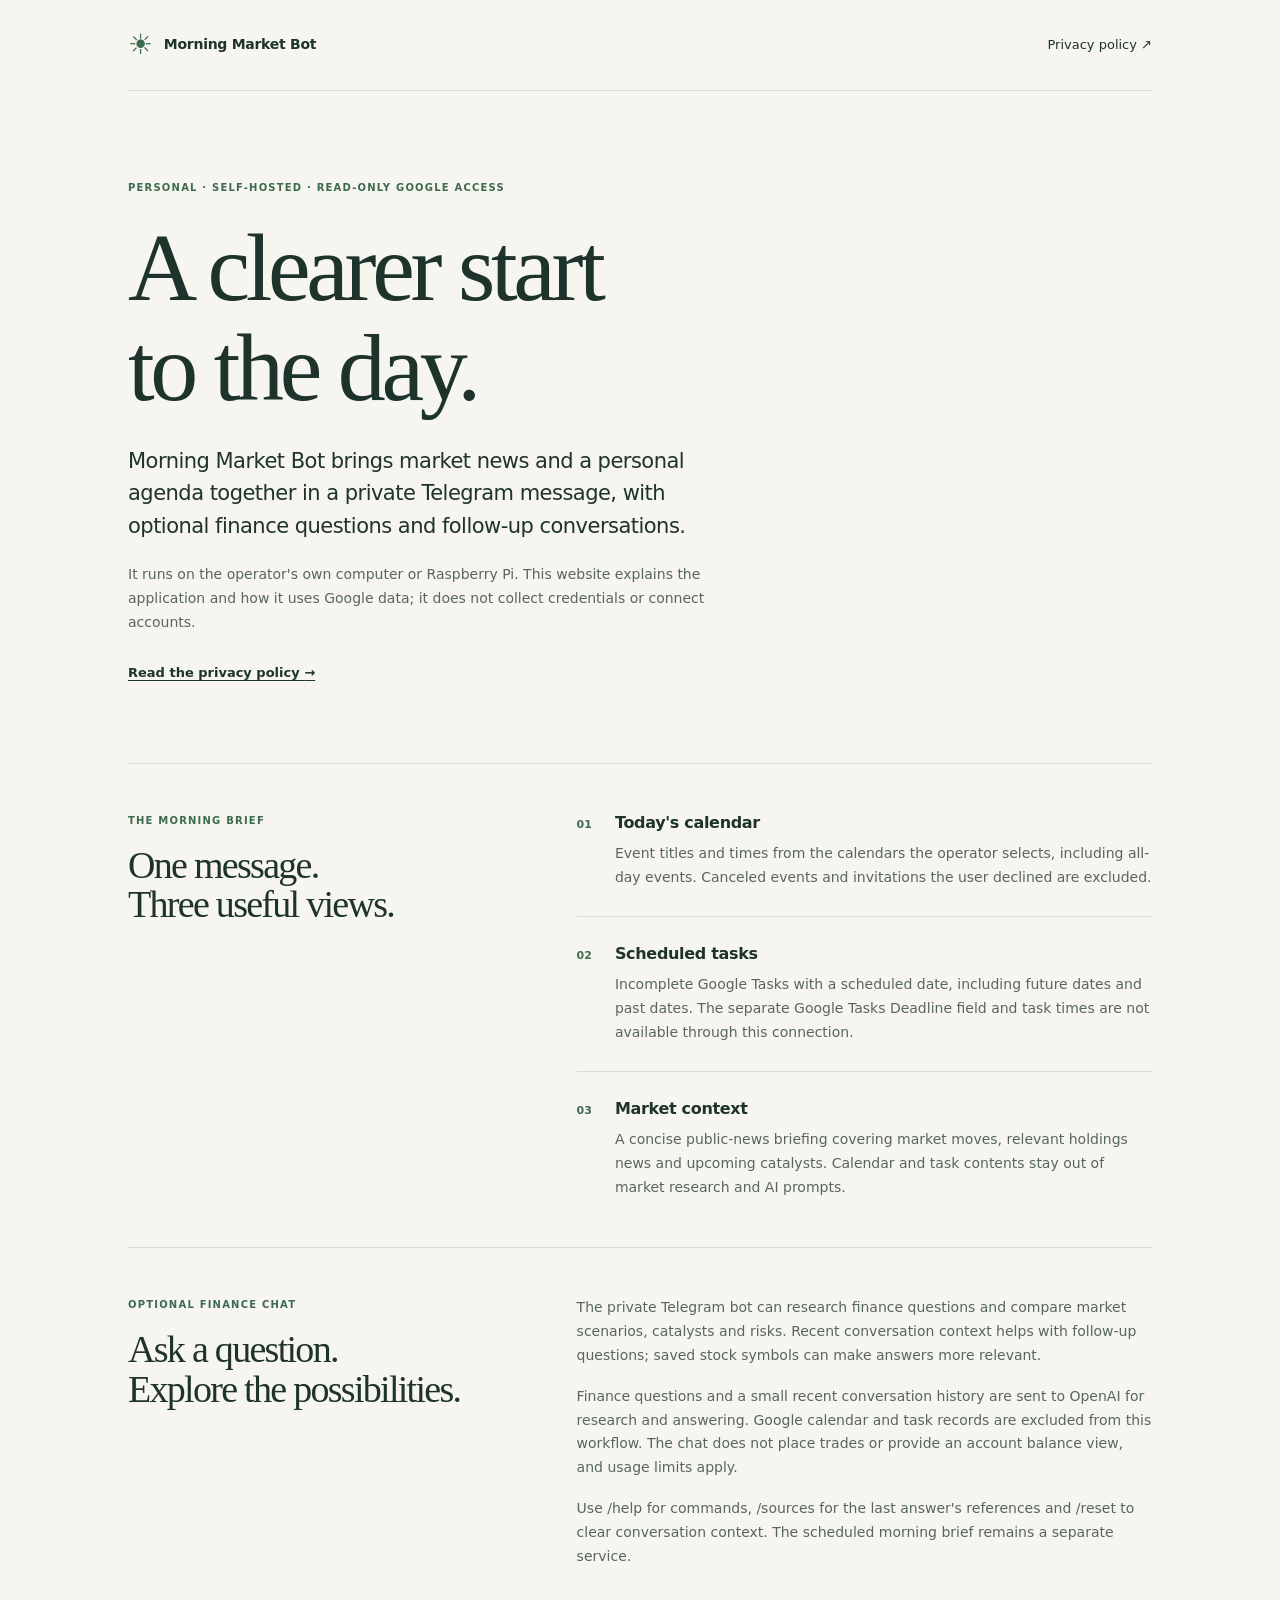
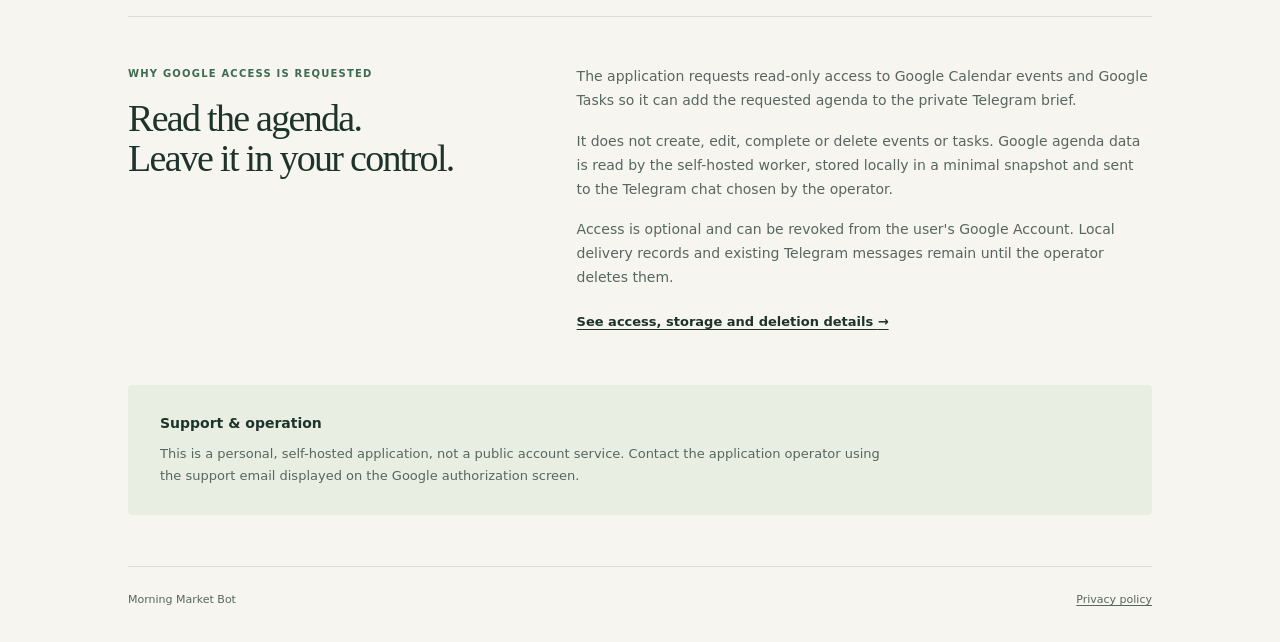
<file: index.html>
<!doctype html>
<html lang="en">
<head>
  <meta charset="utf-8">
  <meta name="viewport" content="width=device-width, initial-scale=1">
  <meta name="description" content="Morning Market Bot is a personal, self-hosted Telegram briefing with market news, today's Google Calendar events and scheduled Google Tasks.">
  <title>Morning Market Bot</title>
  <link rel="stylesheet" href="styles.css">
</head>
<body>
  <a class="skip-link" href="#main">Skip to content</a>
  <div class="site-shell">
    <header class="site-header">
      <a class="brand" href="./"><span class="brand-mark" aria-hidden="true">☀</span> Morning Market Bot</a>
      <nav aria-label="Main navigation"><a href="privacy/">Privacy policy <span aria-hidden="true">↗</span></a></nav>
    </header>
    <main id="main">
      <section class="hero">
        <p class="eyebrow">Personal · Self-hosted · Read-only Google access</p>
        <h1>A clearer start<br>to the day.</h1>
        <p class="hero-intro">Morning Market Bot brings market news and a personal agenda together in a private Telegram message, with optional finance questions and follow-up conversations.</p>
        <p class="hero-detail">It runs on the operator's own computer or Raspberry Pi. This website explains the application and how it uses Google data; it does not collect credentials or connect accounts.</p>
        <a class="text-link" href="privacy/">Read the privacy policy <span aria-hidden="true">→</span></a>
      </section>
      <section class="overview section-block" aria-labelledby="brief-heading">
        <div><p class="eyebrow">The morning brief</p><h2 id="brief-heading">One message.<br>Three useful views.</h2></div>
        <ol class="feature-list">
          <li><span class="feature-number" aria-hidden="true">01</span><div><h3>Today's calendar</h3><p>Event titles and times from the calendars the operator selects, including all-day events. Canceled events and invitations the user declined are excluded.</p></div></li>
          <li><span class="feature-number" aria-hidden="true">02</span><div><h3>Scheduled tasks</h3><p>Incomplete Google Tasks with a scheduled date, including future dates and past dates. The separate Google Tasks Deadline field and task times are not available through this connection.</p></div></li>
          <li><span class="feature-number" aria-hidden="true">03</span><div><h3>Market context</h3><p>A concise public-news briefing covering market moves, relevant holdings news and upcoming catalysts. Calendar and task contents stay out of market research and AI prompts.</p></div></li>
        </ol>
      </section>
      <section class="permission-note section-block" aria-labelledby="chat-heading">
        <div><p class="eyebrow">Optional finance chat</p><h2 id="chat-heading">Ask a question.<br>Explore the possibilities.</h2></div>
        <div class="note-body"><p>The private Telegram bot can research finance questions and compare market scenarios, catalysts and risks. Recent conversation context helps with follow-up questions; saved stock symbols can make answers more relevant.</p><p>Finance questions and a small recent conversation history are sent to OpenAI for research and answering. Google calendar and task records are excluded from this workflow. The chat does not place trades or provide an account balance view, and usage limits apply.</p><p>Use /help for commands, /sources for the last answer's references and /reset to clear conversation context. The scheduled morning brief remains a separate service.</p></div>
      </section>
      <section class="permission-note section-block" aria-labelledby="permission-heading">
        <div><p class="eyebrow">Why Google access is requested</p><h2 id="permission-heading">Read the agenda.<br>Leave it in your control.</h2></div>
        <div class="note-body"><p>The application requests read-only access to Google Calendar events and Google Tasks so it can add the requested agenda to the private Telegram brief.</p><p>It does not create, edit, complete or delete events or tasks. Google agenda data is read by the self-hosted worker, stored locally in a minimal snapshot and sent to the Telegram chat chosen by the operator.</p><p>Access is optional and can be revoked from the user's Google Account. Local delivery records and existing Telegram messages remain until the operator deletes them.</p><a class="text-link" href="privacy/">See access, storage and deletion details <span aria-hidden="true">→</span></a></div>
      </section>
      <aside class="support-note" aria-labelledby="support-heading"><h2 id="support-heading">Support &amp; operation</h2><p>This is a personal, self-hosted application, not a public account service. Contact the application operator using the support email displayed on the Google authorization screen.</p></aside>
    </main>
    <footer class="site-footer"><span>Morning Market Bot</span><a href="privacy/">Privacy policy</a></footer>
  </div>
</body>
</html>
</file>
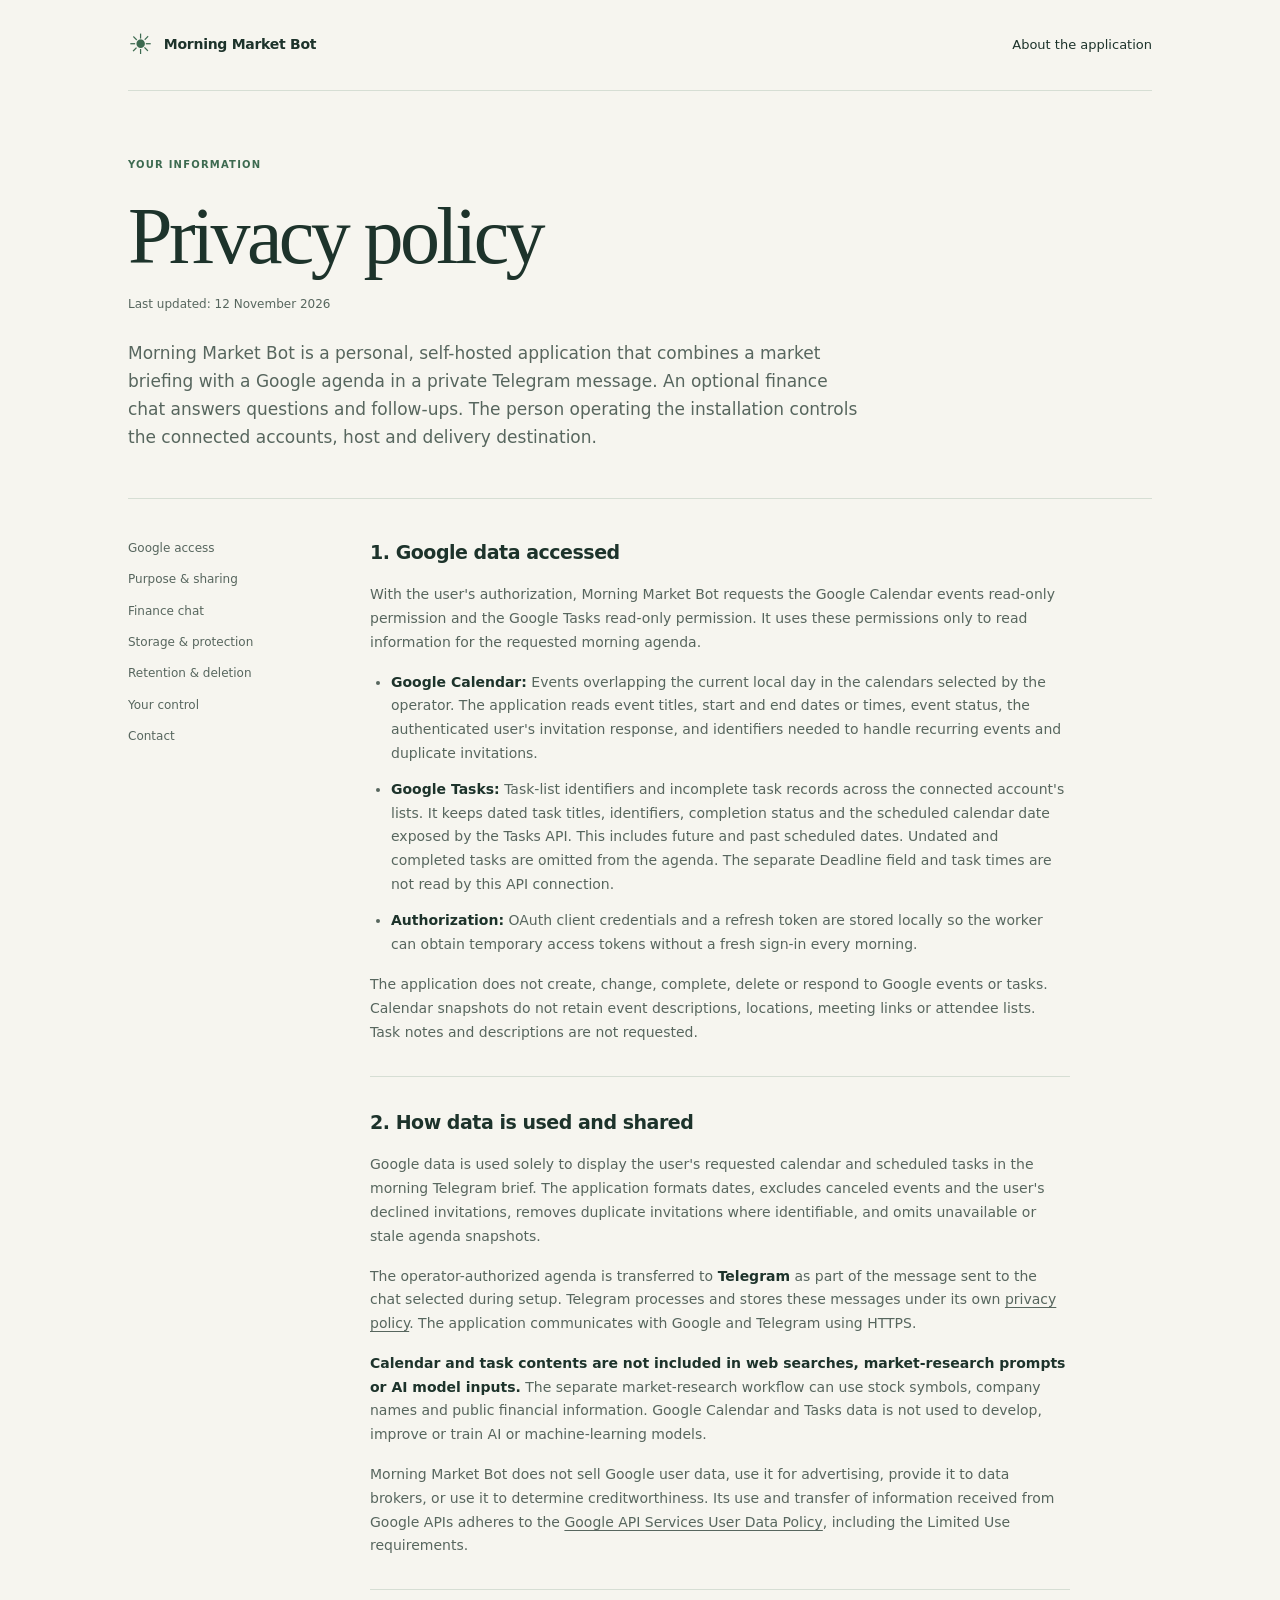
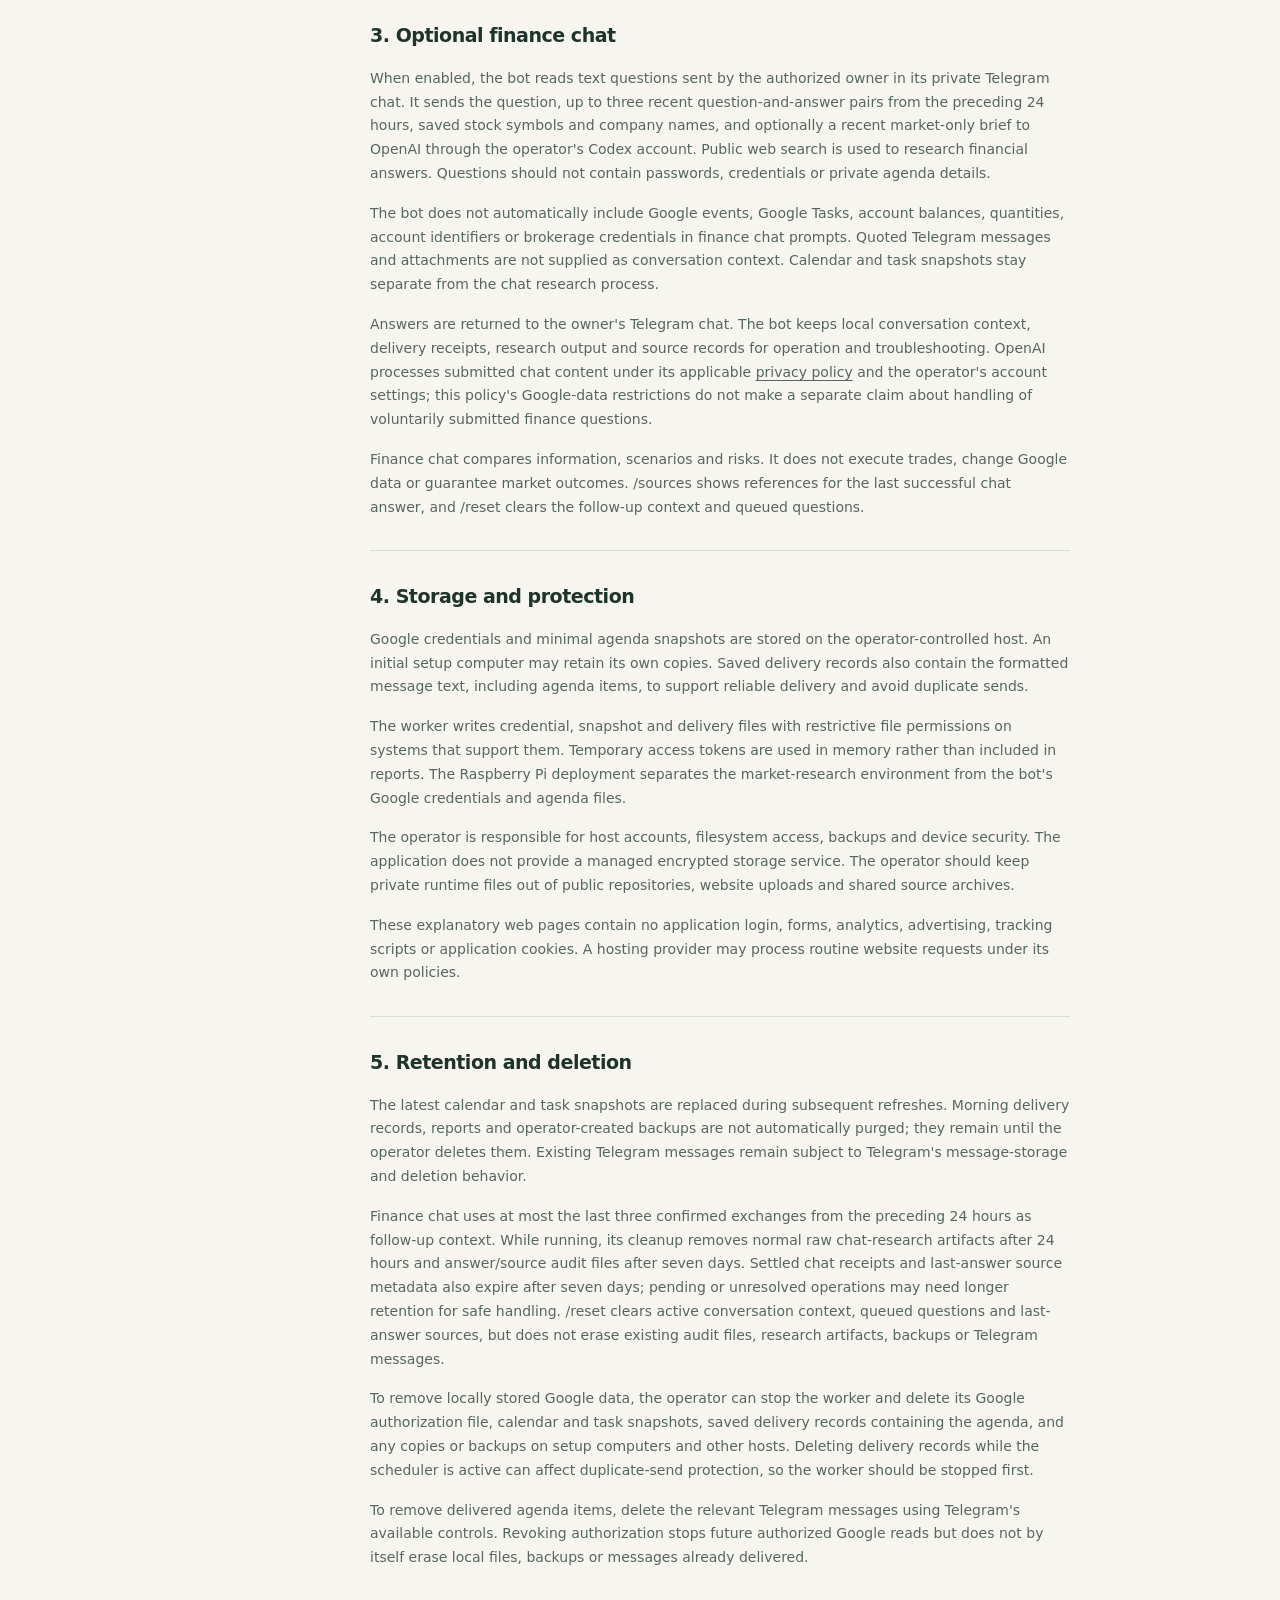
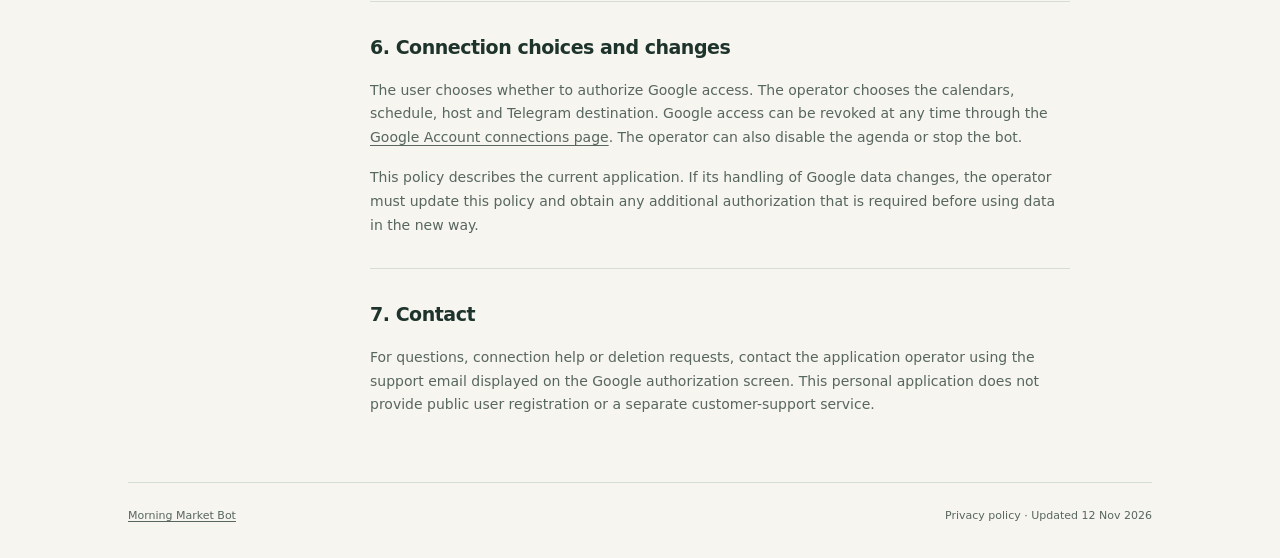
<file: privacy/index.html>
<!doctype html>
<html lang="en">
<head>
  <meta charset="utf-8">
  <meta name="viewport" content="width=device-width, initial-scale=1">
  <meta name="description" content="How Morning Market Bot accesses, uses, stores and shares Google Calendar and Google Tasks data for a personal Telegram morning brief.">
  <title>Privacy policy · Morning Market Bot</title>
  <link rel="stylesheet" href="../styles.css">
</head>
<body>
  <a class="skip-link" href="#main">Skip to content</a>
  <div class="site-shell">
    <header class="site-header">
      <a class="brand" href="../"><span class="brand-mark" aria-hidden="true">☀</span> Morning Market Bot</a>
      <nav aria-label="Main navigation"><a href="../">About the application</a></nav>
    </header>
    <main id="main" class="policy-main">
      <header class="policy-header"><p class="eyebrow">Your information</p><h1>Privacy policy</h1><p class="updated">Last updated: 12 November 2026</p><p class="policy-intro">Morning Market Bot is a personal, self-hosted application that combines a market briefing with a Google agenda in a private Telegram message. An optional finance chat answers questions and follow-ups. The person operating the installation controls the connected accounts, host and delivery destination.</p></header>
      <div class="policy-layout">
        <nav class="policy-nav" aria-label="Privacy policy sections"><a href="#access">Google access</a><a href="#use">Purpose &amp; sharing</a><a href="#finance-chat">Finance chat</a><a href="#storage">Storage &amp; protection</a><a href="#retention">Retention &amp; deletion</a><a href="#control">Your control</a><a href="#contact">Contact</a></nav>
        <div class="policy-content">
          <section id="access"><h2>1. Google data accessed</h2><p>With the user's authorization, Morning Market Bot requests the Google Calendar events read-only permission and the Google Tasks read-only permission. It uses these permissions only to read information for the requested morning agenda.</p><ul><li><strong>Google Calendar:</strong> Events overlapping the current local day in the calendars selected by the operator. The application reads event titles, start and end dates or times, event status, the authenticated user's invitation response, and identifiers needed to handle recurring events and duplicate invitations.</li><li><strong>Google Tasks:</strong> Task-list identifiers and incomplete task records across the connected account's lists. It keeps dated task titles, identifiers, completion status and the scheduled calendar date exposed by the Tasks API. This includes future and past scheduled dates. Undated and completed tasks are omitted from the agenda. The separate Deadline field and task times are not read by this API connection.</li><li><strong>Authorization:</strong> OAuth client credentials and a refresh token are stored locally so the worker can obtain temporary access tokens without a fresh sign-in every morning.</li></ul><p>The application does not create, change, complete, delete or respond to Google events or tasks. Calendar snapshots do not retain event descriptions, locations, meeting links or attendee lists. Task notes and descriptions are not requested.</p></section>
          <section id="use"><h2>2. How data is used and shared</h2><p>Google data is used solely to display the user's requested calendar and scheduled tasks in the morning Telegram brief. The application formats dates, excludes canceled events and the user's declined invitations, removes duplicate invitations where identifiable, and omits unavailable or stale agenda snapshots.</p><p>The operator-authorized agenda is transferred to <strong>Telegram</strong> as part of the message sent to the chat selected during setup. Telegram processes and stores these messages under its own <a href="https://telegram.org/privacy">privacy policy</a>. The application communicates with Google and Telegram using HTTPS.</p><p><strong>Calendar and task contents are not included in web searches, market-research prompts or AI model inputs.</strong> The separate market-research workflow can use stock symbols, company names and public financial information. Google Calendar and Tasks data is not used to develop, improve or train AI or machine-learning models.</p><p>Morning Market Bot does not sell Google user data, use it for advertising, provide it to data brokers, or use it to determine creditworthiness. Its use and transfer of information received from Google APIs adheres to the <a href="https://developers.google.com/terms/api-services-user-data-policy">Google API Services User Data Policy</a>, including the Limited Use requirements.</p></section>
          <section id="finance-chat"><h2>3. Optional finance chat</h2><p>When enabled, the bot reads text questions sent by the authorized owner in its private Telegram chat. It sends the question, up to three recent question-and-answer pairs from the preceding 24 hours, saved stock symbols and company names, and optionally a recent market-only brief to OpenAI through the operator's Codex account. Public web search is used to research financial answers. Questions should not contain passwords, credentials or private agenda details.</p><p>The bot does not automatically include Google events, Google Tasks, account balances, quantities, account identifiers or brokerage credentials in finance chat prompts. Quoted Telegram messages and attachments are not supplied as conversation context. Calendar and task snapshots stay separate from the chat research process.</p><p>Answers are returned to the owner's Telegram chat. The bot keeps local conversation context, delivery receipts, research output and source records for operation and troubleshooting. OpenAI processes submitted chat content under its applicable <a href="https://openai.com/policies/privacy-policy/">privacy policy</a> and the operator's account settings; this policy's Google-data restrictions do not make a separate claim about handling of voluntarily submitted finance questions.</p><p>Finance chat compares information, scenarios and risks. It does not execute trades, change Google data or guarantee market outcomes. /sources shows references for the last successful chat answer, and /reset clears the follow-up context and queued questions.</p></section>
          <section id="storage"><h2>4. Storage and protection</h2><p>Google credentials and minimal agenda snapshots are stored on the operator-controlled host. An initial setup computer may retain its own copies. Saved delivery records also contain the formatted message text, including agenda items, to support reliable delivery and avoid duplicate sends.</p><p>The worker writes credential, snapshot and delivery files with restrictive file permissions on systems that support them. Temporary access tokens are used in memory rather than included in reports. The Raspberry Pi deployment separates the market-research environment from the bot's Google credentials and agenda files.</p><p>The operator is responsible for host accounts, filesystem access, backups and device security. The application does not provide a managed encrypted storage service. The operator should keep private runtime files out of public repositories, website uploads and shared source archives.</p><p>These explanatory web pages contain no application login, forms, analytics, advertising, tracking scripts or application cookies. A hosting provider may process routine website requests under its own policies.</p></section>
          <section id="retention"><h2>5. Retention and deletion</h2><p>The latest calendar and task snapshots are replaced during subsequent refreshes. Morning delivery records, reports and operator-created backups are not automatically purged; they remain until the operator deletes them. Existing Telegram messages remain subject to Telegram's message-storage and deletion behavior.</p><p>Finance chat uses at most the last three confirmed exchanges from the preceding 24 hours as follow-up context. While running, its cleanup removes normal raw chat-research artifacts after 24 hours and answer/source audit files after seven days. Settled chat receipts and last-answer source metadata also expire after seven days; pending or unresolved operations may need longer retention for safe handling. /reset clears active conversation context, queued questions and last-answer sources, but does not erase existing audit files, research artifacts, backups or Telegram messages.</p><p>To remove locally stored Google data, the operator can stop the worker and delete its Google authorization file, calendar and task snapshots, saved delivery records containing the agenda, and any copies or backups on setup computers and other hosts. Deleting delivery records while the scheduler is active can affect duplicate-send protection, so the worker should be stopped first.</p><p>To remove delivered agenda items, delete the relevant Telegram messages using Telegram's available controls. Revoking authorization stops future authorized Google reads but does not by itself erase local files, backups or messages already delivered.</p></section>
          <section id="control"><h2>6. Connection choices and changes</h2><p>The user chooses whether to authorize Google access. The operator chooses the calendars, schedule, host and Telegram destination. Google access can be revoked at any time through the <a href="https://myaccount.google.com/connections">Google Account connections page</a>. The operator can also disable the agenda or stop the bot.</p><p>This policy describes the current application. If its handling of Google data changes, the operator must update this policy and obtain any additional authorization that is required before using data in the new way.</p></section>
          <section id="contact"><h2>7. Contact</h2><p>For questions, connection help or deletion requests, contact the application operator using the support email displayed on the Google authorization screen. This personal application does not provide public user registration or a separate customer-support service.</p></section>
        </div>
      </div>
    </main>
    <footer class="site-footer"><a href="../">Morning Market Bot</a><span>Privacy policy · Updated 12 Nov 2026</span></footer>
  </div>
</body>
</html>
</file>
<file: styles.css>
:root{color-scheme:light;--paper:#f6f5ef;--white:#fffefa;--ink:#1d332b;--muted:#57665e;--line:#d6ded4;--accent:#3d6a50;--tint:#e9eee3;--serif:Georgia,"Times New Roman",serif;--sans:Inter,ui-sans-serif,system-ui,-apple-system,BlinkMacSystemFont,"Segoe UI",sans-serif}
*{box-sizing:border-box}html{scroll-behavior:smooth;scroll-padding-top:2rem}body{margin:0;background:var(--paper);color:var(--ink);font-family:var(--sans);font-size:16px;line-height:1.7}a{color:inherit;text-decoration-thickness:1px;text-underline-offset:.22em}a:hover{color:var(--accent)}a:focus-visible{outline:3px solid var(--accent);outline-offset:5px;border-radius:2px}.site-shell{max-width:1120px;margin:0 auto;padding:0 48px}.site-header{display:flex;align-items:center;justify-content:space-between;gap:24px;padding:31px 0;border-bottom:1px solid var(--line);font-size:14px}.brand{display:flex;align-items:center;gap:11px;font-weight:650;text-decoration:none;letter-spacing:-.02em}.brand-mark{font-size:28px;line-height:1;font-weight:400;color:var(--accent)}.site-header nav a{font-size:13px;text-decoration:none}.hero{padding:88px 0 78px;max-width:730px}.eyebrow{margin:0 0 22px;text-transform:uppercase;letter-spacing:.12em;font-size:10px;font-weight:700;color:var(--accent)}h1,h2,h3,p{margin-top:0}h1,h2{font-family:var(--serif);font-weight:400;letter-spacing:-.045em;line-height:1.04}h1{font-size:clamp(3.5rem,7.5vw,6.2rem);margin-bottom:27px}.hero-intro{max-width:600px;font-size:21px;line-height:1.55;letter-spacing:-.025em}.hero-detail{max-width:580px;color:var(--muted);font-size:14px;margin-bottom:23px}.text-link{display:inline-block;font-size:13px;font-weight:650}.section-block{padding:48px 0;border-top:1px solid var(--line);display:grid;grid-template-columns:1fr 1.5fr;gap:65px}h2{font-size:38px;margin-bottom:22px}.section-block .eyebrow{margin-bottom:17px}.feature-list{list-style:none;padding:0;margin:0}.feature-list li{display:flex;gap:23px;padding:0 0 26px}.feature-list li+li{padding-top:26px;border-top:1px solid var(--line)}.feature-list li:last-child{padding-bottom:0}.feature-number{font-size:11px;font-weight:700;color:var(--accent);padding-top:4px;font-variant-numeric:tabular-nums}h3{font-size:16px;line-height:1.4;letter-spacing:-.02em;margin-bottom:8px}.feature-list p,.note-body p{font-size:14px;color:var(--muted);margin-bottom:0}.note-body p+p{margin-top:17px}.note-body .text-link{margin-top:21px}.support-note{background:var(--tint);padding:28px 32px;margin:3px 0 51px;border-radius:4px}.support-note h2{font-family:var(--sans);font-size:14px;font-weight:650;letter-spacing:0;margin-bottom:9px;line-height:1.5}.support-note p{font-size:13px;color:var(--muted);margin-bottom:0;max-width:730px}.site-footer{display:flex;justify-content:space-between;gap:20px;border-top:1px solid var(--line);padding:24px 0 32px;color:var(--muted);font-size:11px}.skip-link{position:absolute;top:-100px;left:16px;background:var(--white);padding:10px 16px;z-index:10}.skip-link:focus{top:10px}.policy-main{padding-top:65px}.policy-header{max-width:730px;margin-bottom:47px}.policy-header h1{font-size:clamp(3rem,6.5vw,5rem);margin-bottom:16px}.updated{font-size:12px;color:var(--muted);margin-bottom:24px}.policy-intro{font-size:17px;line-height:1.65;color:var(--muted)}.policy-layout{border-top:1px solid var(--line);padding-top:39px;display:grid;grid-template-columns:190px 1fr;gap:52px;margin-bottom:65px}.policy-nav{display:flex;flex-direction:column;align-items:flex-start;gap:11px;position:sticky;top:30px;align-self:start;font-size:12px;color:var(--muted)}.policy-nav a{text-decoration:none}.policy-nav a:hover{text-decoration:underline}.policy-content{max-width:700px}.policy-content section+section{border-top:1px solid var(--line);padding-top:31px;margin-top:31px}.policy-content h2{font-family:var(--sans);font-size:19px;font-weight:650;letter-spacing:-.025em;line-height:1.5;margin-bottom:17px}.policy-content p,.policy-content li{font-size:14px;color:var(--muted)}.policy-content p{margin-bottom:16px}.policy-content p:last-child{margin-bottom:0}.policy-content ul{padding-left:21px;margin:0 0 17px}.policy-content li+li{margin-top:12px}.policy-content strong{font-weight:650;color:var(--ink)}
@media(max-width:760px){.site-shell{padding:0 25px}.site-header{padding:23px 0;gap:16px}.brand{font-size:13px;gap:8px}.brand-mark{font-size:25px}.site-header nav a{font-size:11px}.hero{padding:59px 0 48px}.hero-intro{font-size:19px}.hero-detail{font-size:13px}.section-block{grid-template-columns:1fr;gap:14px;padding:35px 0}.section-block h2{font-size:34px}.feature-list li{gap:18px}.support-note{padding:24px;margin-bottom:35px}.policy-main{padding-top:46px}.policy-header{margin-bottom:30px}.policy-intro{font-size:16px}.policy-layout{grid-template-columns:1fr;gap:31px;padding-top:25px;margin-bottom:40px}.policy-nav{position:static;flex-direction:row;flex-wrap:wrap;gap:8px 20px}.site-footer{font-size:10px;flex-wrap:wrap}.eyebrow{font-size:9px;letter-spacing:.1em}}
@media(prefers-reduced-motion:reduce){html{scroll-behavior:auto}}
</file>
